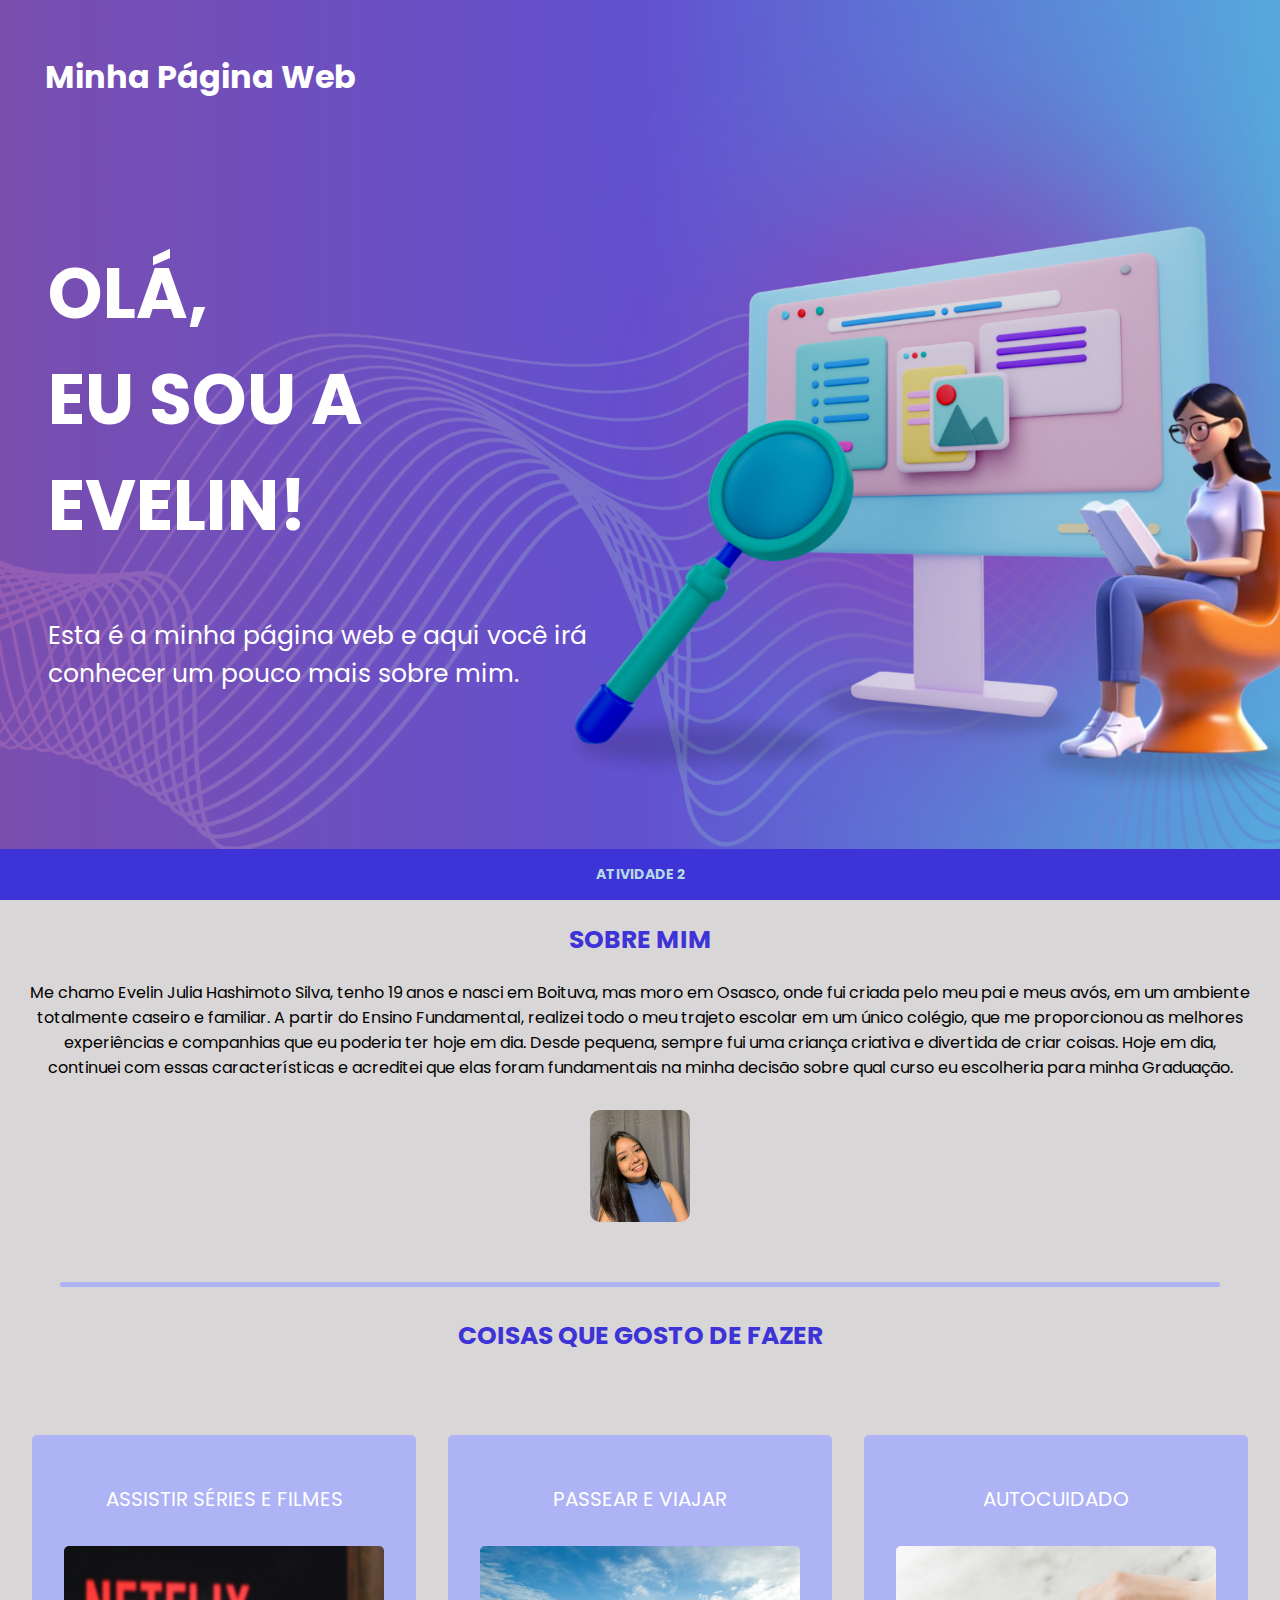
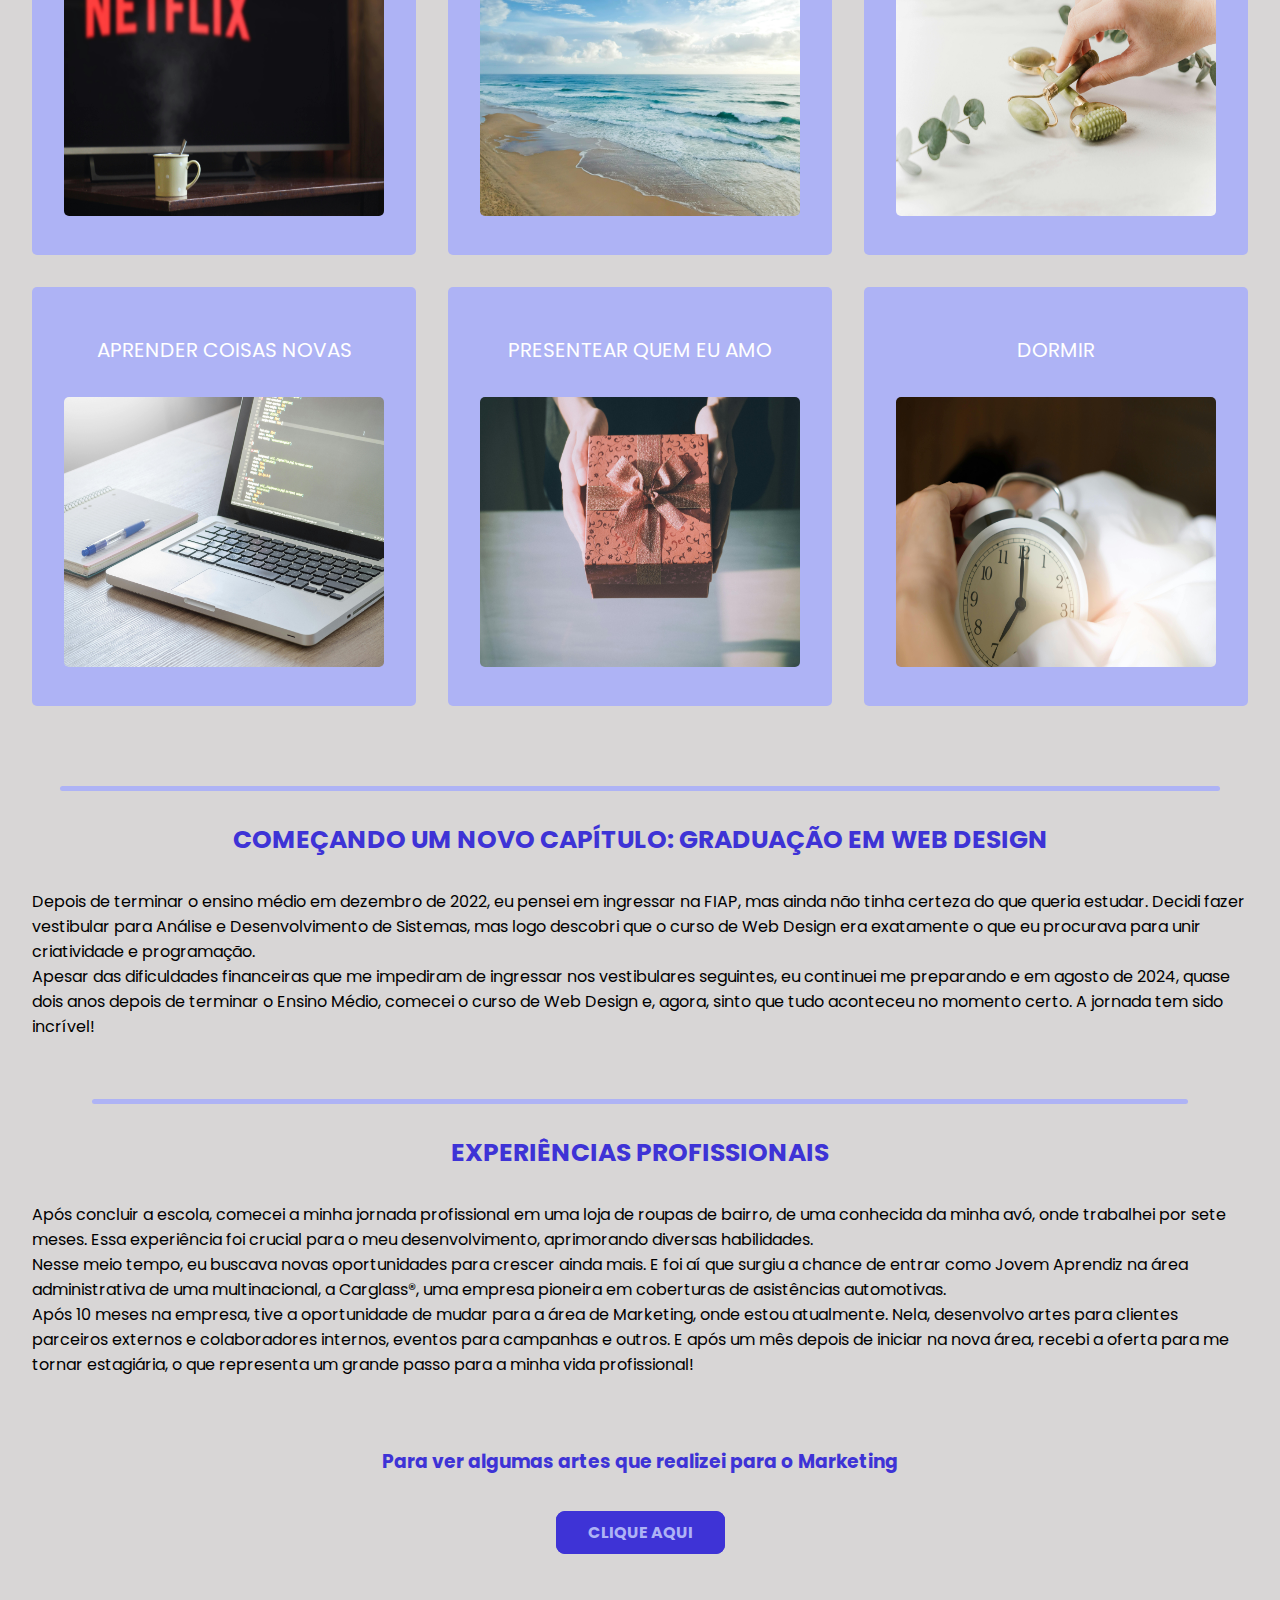
<file: Página Web ATV. 2/index.html>
<!DOCTYPE html>
<html lang="pt-br">
<head>
    <meta charset="UTF-8">
    <meta name="viewport" content="width=device-width, initial-scale=1.0">

    <link rel="preconnect" href="https://fonts.googleapis.com">
    <link rel="preconnect" href="https://fonts.gstatic.com" crossorigin>
    <link href="https://fonts.googleapis.com/css2?family=Poppins:ital,wght@0,100;0,200;0,300;0,400;0,500;0,600;0,700;0,800;0,900;1,100;1,200;1,300;1,400;1,500;1,600;1,700;1,800;1,900&display=swap" rel="stylesheet">

    <link rel="stylesheet" href="./assets/CSS/styles.css">

    <title>Minha Página Web</title>

</head>
<body>

    <div class="header">
        <div class="logo">
            <h1>Minha Página Web</h1>
        </div>
    </div>

    <!------------------------Capa-------------------------->
    <div class="hero" id="hero">
        <div class="hero-content">
            <h2>Olá, <br> eu sou a Evelin!</h2>
            <p>Esta é a minha página web e aqui você
                irá conhecer um pouco mais sobre mim.</p>
        </div>
    </div>
    <!-----------------------Fim Capa------------------------>

    <!----------------------Sobre Mim------------------------>
    <div class="me" id="me">
        <div class="me-content">
            <div class="me-text">
                <h2>Sobre Mim</h2>
                <p>Me chamo Evelin Julia Hashimoto Silva, tenho 19 anos e nasci em Boituva, mas moro em Osasco, onde fui criada pelo meu pai e meus avós, em um ambiente totalmente caseiro e familiar.
                    A partir do Ensino Fundamental, realizei todo o meu trajeto escolar em um único colégio, que me proporcionou as melhores experiências e companhias que eu poderia ter hoje em dia. Desde pequena, sempre fui uma criança criativa e divertida de criar coisas.
                    Hoje em dia, continuei com essas características e acreditei que elas foram fundamentais na minha decisão sobre qual curso eu escolheria para minha Graduação.</p>
            </div>
            <div class="me-image">
                <img src="./assets/Imagens/evelin.jpg" alt="Minha Foto">
            </div>
        </div>
    </div>
    <div class="box"></div>
    <!-------------------Fim Sobre Mim----------------------->       

    <h2 class="centralizado">Coisas que gosto de fazer</h2>
    <div class="cards">
        <div class="card card1">
            <h2>Assistir séries e filmes</h2>
            <img src="./assets/Imagens/assistir.jpg" alt="Netflix na TV">
        </div>
        <div class="card card2">
            <h2>Passear e viajar</h2>
            <img src="./assets/Imagens/viajar.jpg" alt="Praia">
        </div>
        <div class="card card3">
            <h2>Autocuidado</h2>
            <img src="./assets/Imagens/autocuidado.jpg" alt="Massageador facial">
        </div>
        <div class="card card4">
            <h2>Aprender coisas novas</h2>
            <img src="./assets/Imagens/estudar.jpg" alt="Códigos em um notebook">
        </div>
        <div class="card card5">
            <h2>Presentear quem eu amo</h2>
            <img src="./assets/Imagens/presentar.jpg" alt="Presente">
        </div>
        <div class="card card6">
            <h2>Dormir</h2>
            <img src="./assets/Imagens/dormir.jpg" alt="Relógio na mão de uma pessoa enquanto dorme">
        </div>
    </div>
    <div class="box"></div>

    <div class="section">
    <h2 class="centralizado">Começando um Novo Capítulo: Graduação em Web Design</h2>
    <p>
        Depois de terminar o ensino médio em dezembro de 2022, eu pensei em ingressar na FIAP, mas ainda não tinha
        certeza do que queria estudar. Decidi fazer vestibular para Análise e Desenvolvimento de Sistemas, mas logo
        descobri que o curso de Web Design era exatamente o que eu procurava para unir criatividade e programação.
        <br> Apesar das dificuldades financeiras que me impediram de ingressar nos vestibulares seguintes, eu continuei me
        preparando e em agosto de 2024, quase dois anos depois de terminar o Ensino Médio, comecei o curso de Web Design
        e, agora, sinto que tudo aconteceu no momento certo. A jornada tem sido incrível!
    </p>
    <div class="box"></div>

    <div class="section"></div>
    <h2 class="centralizado">Experiências Profissionais</h2>
    <p>Após concluir a escola, comecei a minha jornada profissional em uma loja de roupas de bairro, de uma conhecida da minha avó, onde trabalhei por sete meses. Essa experiência foi crucial para o meu desenvolvimento, aprimorando diversas habilidades.
    <br>Nesse meio tempo, eu buscava novas oportunidades para crescer ainda mais. E foi aí que surgiu a chance de entrar como Jovem Aprendiz na área administrativa de uma multinacional, a Carglass®, uma empresa pioneira em coberturas de asistências automotivas.
    <br>Após 10 meses na empresa, tive a oportunidade de mudar para a área de Marketing, onde estou atualmente. Nela, desenvolvo artes para clientes parceiros externos e colaboradores internos, eventos para campanhas e outros. E após um mês depois de iniciar na nova área, recebi a oferta para me tornar estagiária, o que representa um grande passo para a minha vida profissional!</p>

    <h3>Para ver algumas artes que realizei para o Marketing</h3>
    <br>
    <div class="botton">
        <a href="./assets/Páginas/projetos.html" target="_blank">Clique Aqui</a>
    </div>
<br><br>
    <div class="footer">
        <div class="footer-content">
            <p>Atividade 2</p>
        </div>
    </div>

</body>
</html>
</file>
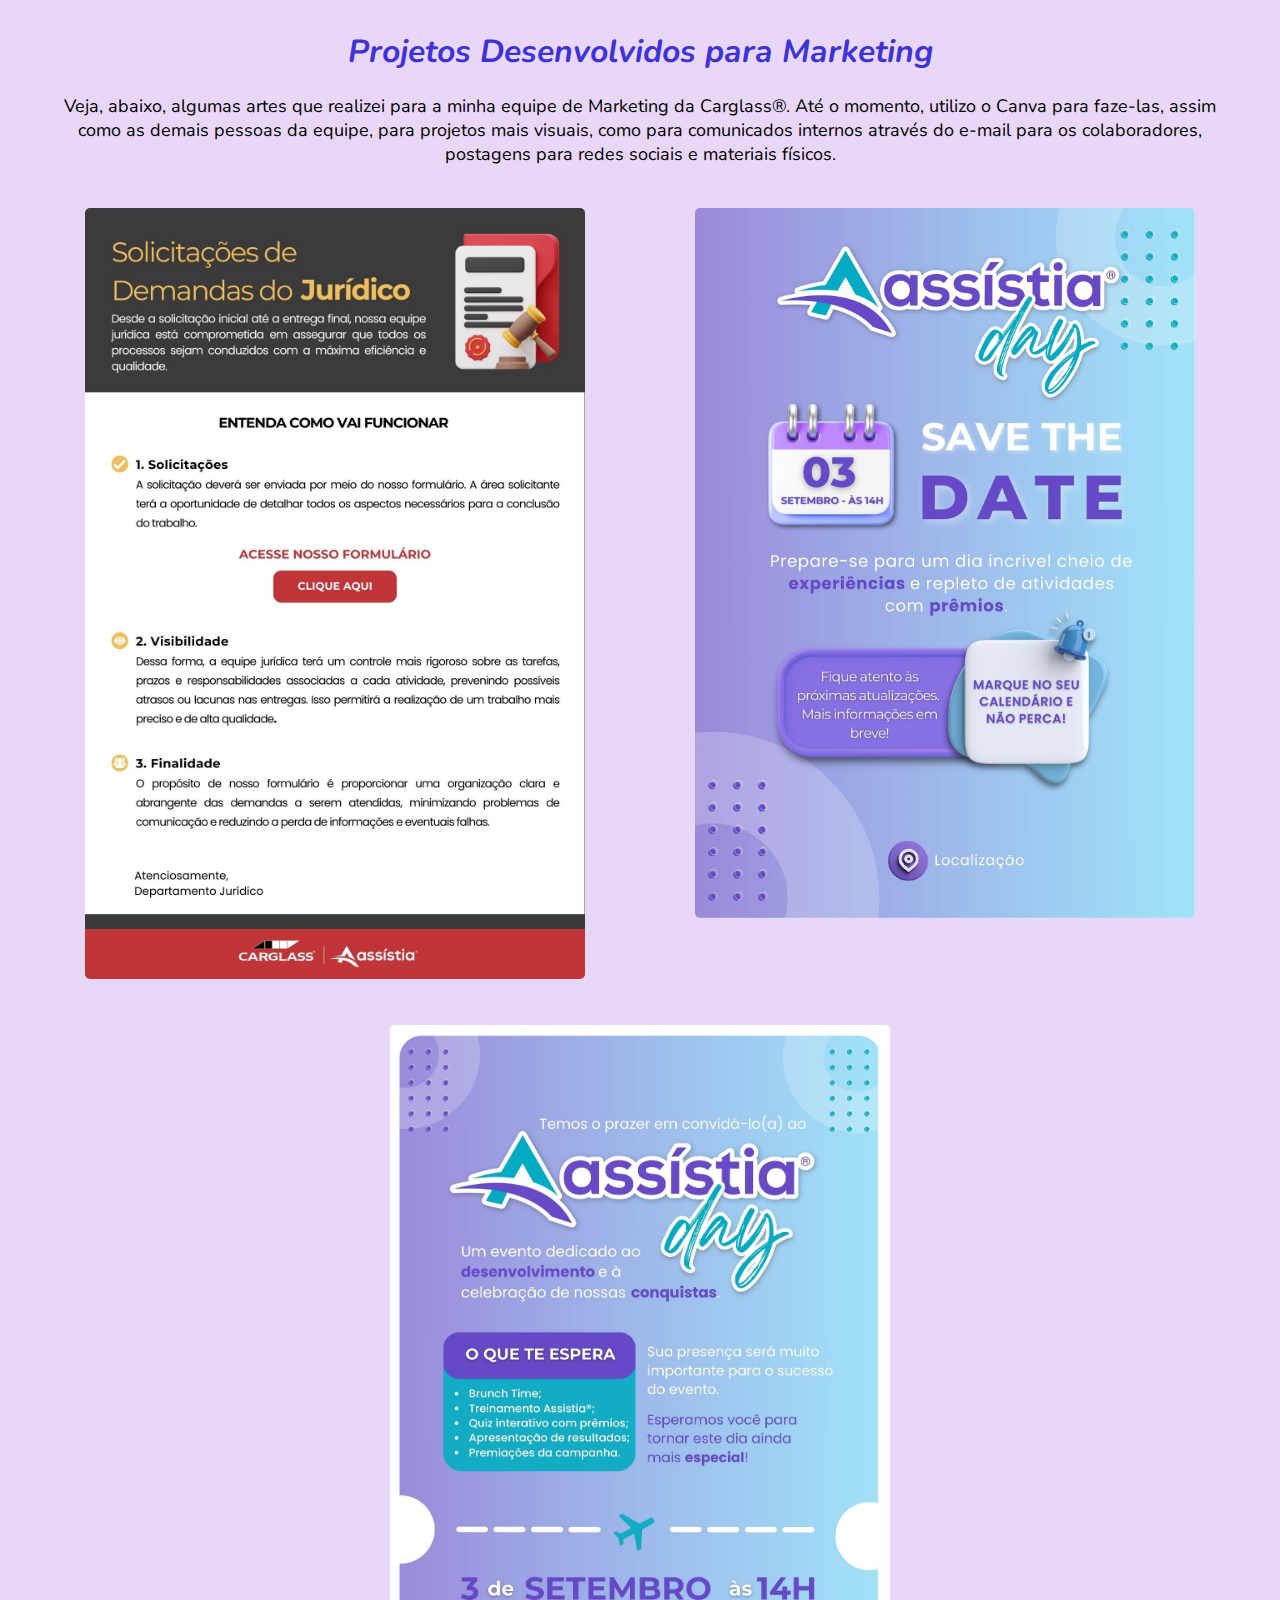
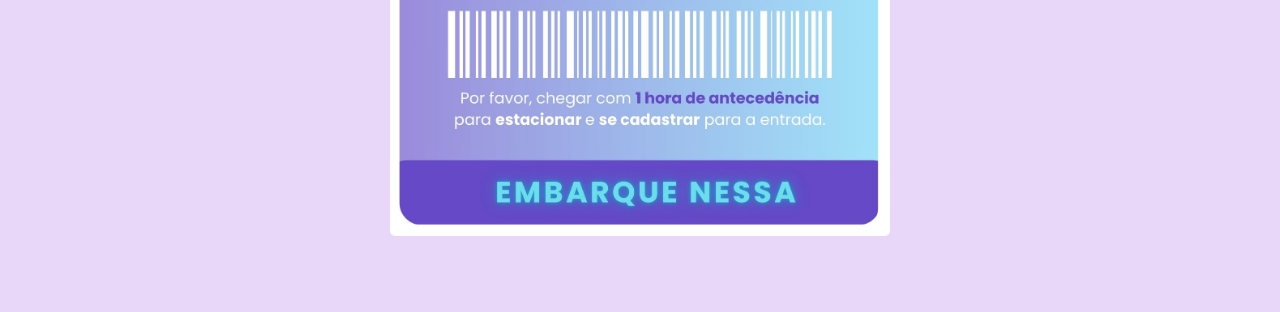
<file: Página Web ATV. 2/assets/Páginas/projetos.html>
<!DOCTYPE html>
<html lang="pt-br">
<head>
    <meta charset="UTF-8">
    <meta name="viewport" content="width=device-width, initial-scale=1.0">

    <link rel="preconnect" href="https://fonts.googleapis.com">
    <link rel="preconnect" href="https://fonts.gstatic.com" crossorigin>
    <link href="https://fonts.googleapis.com/css2?family=Nunito:ital,wght@0,200..1000;1,200..1000&display=swap" rel="stylesheet">
    
    <link rel="stylesheet" href="../CSS/styles2.css">

    <title>Projetos Desenvolvidos</title>
</head>

<body>
    <h1>Projetos Desenvolvidos para Marketing</h1>

    <center>
        <p>Veja, abaixo, algumas artes que realizei para a minha equipe de Marketing da Carglass®. Até o momento, utilizo o Canva para faze-las, assim como as demais pessoas da equipe, para projetos mais visuais, como para comunicados internos através do e-mail para os colaboradores, postagens para redes sociais e materiais físicos.</p>
    </center>
    <br>

    <div class="container">
        <div class="box 1"><img src="./Imagens/Comunicado Jurídico_Solicitação de Demanda (1).jpg" alt="Comunicado Jurídico"></div>
        <div class="box 2"><img src="./Imagens/Save the Date - Assístia Day.jpg" alt="Save the Date do Evento"></div>
        <div class="box 3"><img src="./Imagens/Convite - Assístia Day.jpg" alt="Convite do Evento"></div>
    </div>

</body>

</html>
</file>
<file: Página Web ATV. 2/assets/CSS/styles.css>
body{
    font-family: "Poppins", sans-serif;
    margin: auto;
    min-width: 380px;
    background-color: #8a848456; 
}

img{
    max-width: 100%;
}

.hero{
    width: 100%;
    min-height: 100vh;
    background-image: url(../Imagens/Capa\ Final.png);
    background-position: 50%;
    background-repeat: no-repeat;
    background-size: cover;
    display: flex;
    align-items: center;
}

.header{
    position: absolute;
    left: 1%;
    background-color: transparent;
    padding: 2rem;
    display: grid;
    grid-template-columns: 1fr 1fr; 
    grid-template-areas: "logo nav";
}

.logo{
    grid-area: logo;
    color: white;
}

.hero-content{
    width: 45%;
    padding: 3rem;
    color: white;
}

.hero-content h2{
    font-size: 70px;
    color:white;
    text-align: left;

}

.hero-content p{
    font-size: 25px;
}

.box{
    background-color: #aeb3f5;
    height: 5px;
    margin: 60px ;
    border: #7f65dd;
    border-radius: 10px;
    margin-bottom: 0%
}

h2{
    font-size: 25px;
    color:#3e33d6;
    text-align: center;
    text-transform: uppercase;
}

.me-content {
    text-align: center; /* Centraliza o texto e a imagem */
    padding: 0 20px; /* Adiciona espaçamento interno à esquerda e direita */
}

.me-text {
    margin-bottom: 30px; /* Espaçamento entre o texto e a imagem */
    padding: 0 10px; /* Adiciona um pequeno espaçamento interno para evitar que o texto fique muito colado às bordas */
}

.me-image {
    display: flex; /* Usa flexbox para centralizar a imagem */
    justify-content: center; /* Centraliza a imagem horizontalmente */
}

.me-image img {
    max-width: 100px; /* Define a largura máxima da imagem */
    height: auto; /* Mantém a proporção da imagem */
    border-radius: 10px; /* Adiciona borda arredondada, se desejado */
}

.cards{

    display: grid;
    grid-template-columns: repeat(3, 1fr);
    grid-gap: 2rem;
    grid-template-areas: 
        "card1 card2 card"
        "card4 card5 card6";
        margin: 5rem 0;
        padding: 0 2rem;
}

.card{
    color: white;
    border-radius: 5px;
    background-color: #aeb3f5;
    padding: 2rem;
    text-align: center;
}

.card h2{
    font-size: 20px;
    color: white;
    font-weight: 400;
    font: 2.5rem;
    margin-bottom: 2rem; 
}

.card img{
    width: 100%;
    height: 270px;
    border-radius: 5px;
}

.section {
    padding: 0 1rem; 
    box-sizing: border-box; 
    max-width: calc(100% - 2rem); 
    margin: 0 auto; 
}

.centralizado {
    text-align: center;
    margin: 30px 0; 
}

h3{
    margin-top: 70px;
    color: #3e33d6;
    text-align: center;
}

div a{

    text-decoration: none;
    border: 2px solid #3e33d6;
    background-color: #3e33d6;
    color: #aeb3f5;
    padding: 8px 30px;
    border-radius: 9px;
    font-weight: 300;
    text-transform: uppercase;
    font-weight: bolder;
}

div a:hover{
    background-color: transparent;
    color: #3e33d6;
}

a{
    text-decoration: none;
    color: #3e33d6;
    font-weight: bold;
    transition: 0.5s;
}

.footer {
    background-color: #3e33d6;
    color: #b4d9e4;
    text-align: center;
    width: 100%;
    padding: 1px; 
    position: fixed; 
    bottom: 0; 
    left: 0; 
    text-transform: uppercase;
    font-size: 14px; 
    font-weight: bold;
    height: auto; 
}

.botton {
    text-align: center; 
    margin-bottom: 30px; 
}
</file>
<file: Página Web ATV. 2/assets/CSS/styles2.css>
body {
    font-family: "Nunito", sans-serif;
    background-color: #E9D7FA;
    margin: 30px;
}

h1 {
    text-align: center;
    color: #3e33d6;
    font-style: italic;
}

p {
    font-size: 18px;
    margin: 20px;
    text-align: center; 
}

.container {
    display: flex;
    flex-wrap: wrap;
    justify-content: center; 
}

.box {
    max-width: 500px;
    text-align: center;
    margin: 0 auto 40px auto; 
}

.box img {
    width: 100%;
    height: auto;
    border-radius: 5px;
}
</file>
